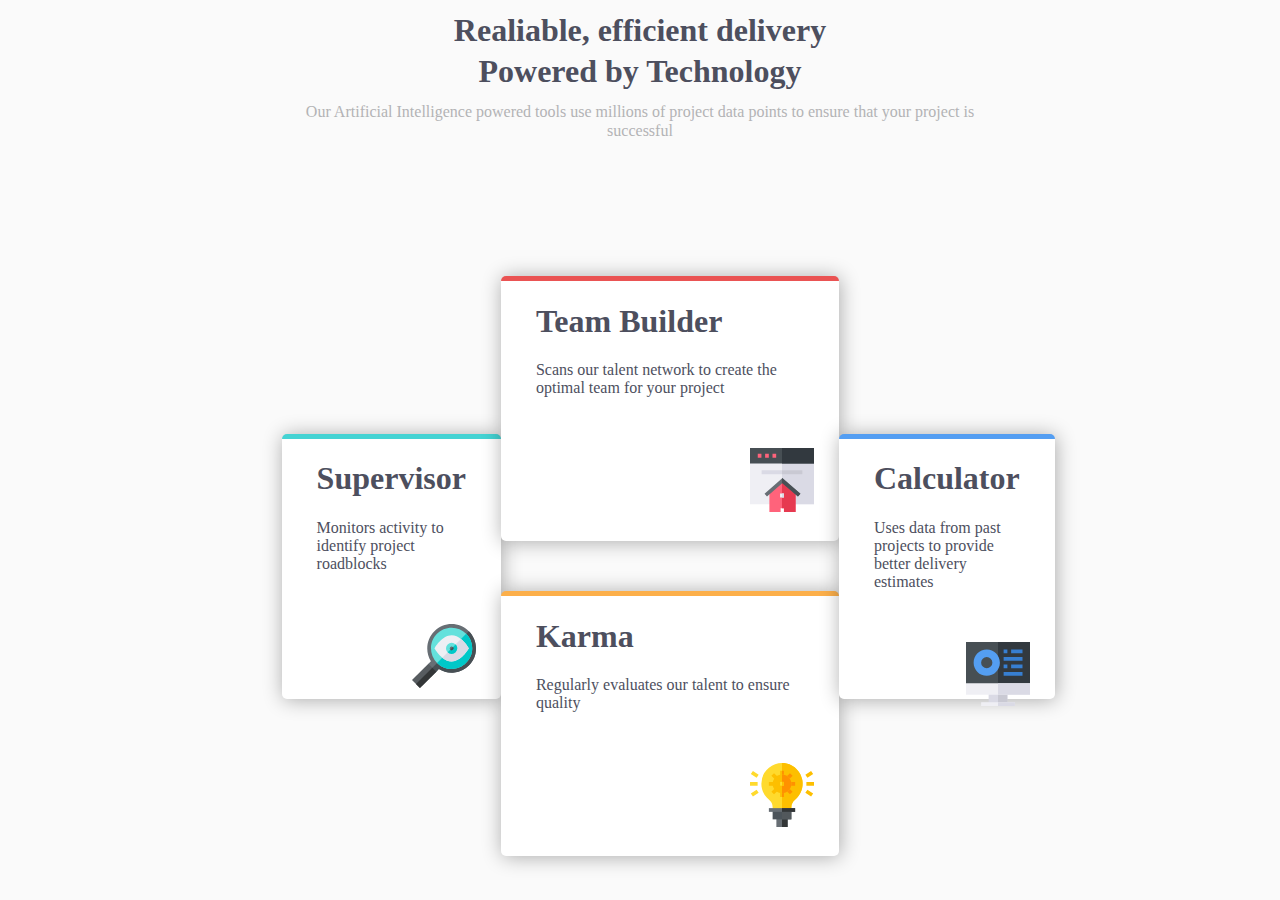
<file: Flex-Box-Layout-2--main/index.html>
<!doctype html>

<html lang="en">
<head>
  <meta charset="utf-8">
  <title>Flexbox</title>
  <meta name="description">
  <meta name="author">
  <link rel="stylesheet" href="css/style.css">
</head>
<body>
<header>
    <div class="text-field">
    <h1>Realiable, efficient delivery</h1>
    <h1><b>Powered by Technology</b></h1>
    <p>Our Artificial Intelligence powered tools use millions of project data points to ensure that your project is successful</p>
    </div>
  </header>

  <div class="cards">
    <div class="card card-one">
      <h1>Supervisor</h1>
      <p>Monitors activity to identify project roadblocks</p>
      <img src="images/icon-supervisor.svg">
    </div>

    <div class="wrap">
    <div class="card card-two">
      <h1>Team Builder</h1>
      <p>Scans our talent network to create the optimal team for your project</p>
      <img src="images/icon-team-builder.svg">
    </div>

    <div class="card card-three">
      <h1>Karma</h1>
      <p>Regularly evaluates our talent to ensure quality</p>
      <img src="images/icon-karma.svg">
    </div>
    </div>

    <div class="card card-four">
      <h1>Calculator</h1>
      <p>Uses data from past projects to provide better delivery estimates</p>
      <img src="images/icon-calculator.svg">
    </div>
  </div>

</body>
</html>
</file>
<file: Flex-Box-Layout-2--main/css/style.css>
body{
    margin:0 22%;
    padding:0;
    background-color:#FAFAFA;
    color:#4D4F5E;
  
}

.cards{
    display:flex;
    justify-content:space-between;
    flex-direction:row;
    margin-top:70px;
    align-items:center;

}

.text-field p{
    color:#B3B3B5;
}

.text-field{
    line-height:19px;
    text-align:center;
 
   margin:0;
   padding:0;
}


header{
    display:flex;
    justify-content:center;
    margin:0;
    padding:0;
    width:100%;
}

.card{
    width:338px;
    height:260px;
    background-color:white;
    margin-top:50px;  
    box-shadow: 1px 1px 20px 0px rgba(0,0,0,0.32);
}

.card-one{
    border-top:#45D3D3 solid 5px;
    border-radius:5px;
}

.card-two{
    border-top:#EA5353 solid 5px;
    border-radius:5px;
}

.card-three{
    border-top:#FCAF4A solid 5px;
    border-radius:5px;
}

.card-four{
    border-top:#549EF2 solid 5px;
    border-radius:5px;
}


.card p, h1{
    padding:0px 35px 0px 35px;
}





.card img{
    float:right;
    padding:35px 25px 0px 0px;
}


@media only screen /*Tablet*/
and (min-width : 484px)
and (max-width : 1057px) {
   .cards{
       display:flex;
       flex-direction:column;
   }
   .wrap{
    display:flex;
    flex-direction:row;
    column-gap: 40px;
}
    .wrap .card{
        width:300px;
    }

    
}

@media only screen /*Phone*/
    and (max-width : 484px) {
        body{
            margin:0 12%;
        }
        .cards{
            display:flex;
            flex-direction:column;
            margin-top:0px;
        }
        .text-field{
            line-height:14px;
            font-size:11px;
            text-align:center;
            width:100%;
            margin-top:30px;
        }
        .text-field p{
            margin-top:20px;
            font-size:15px;
        }
        
}
</file>
